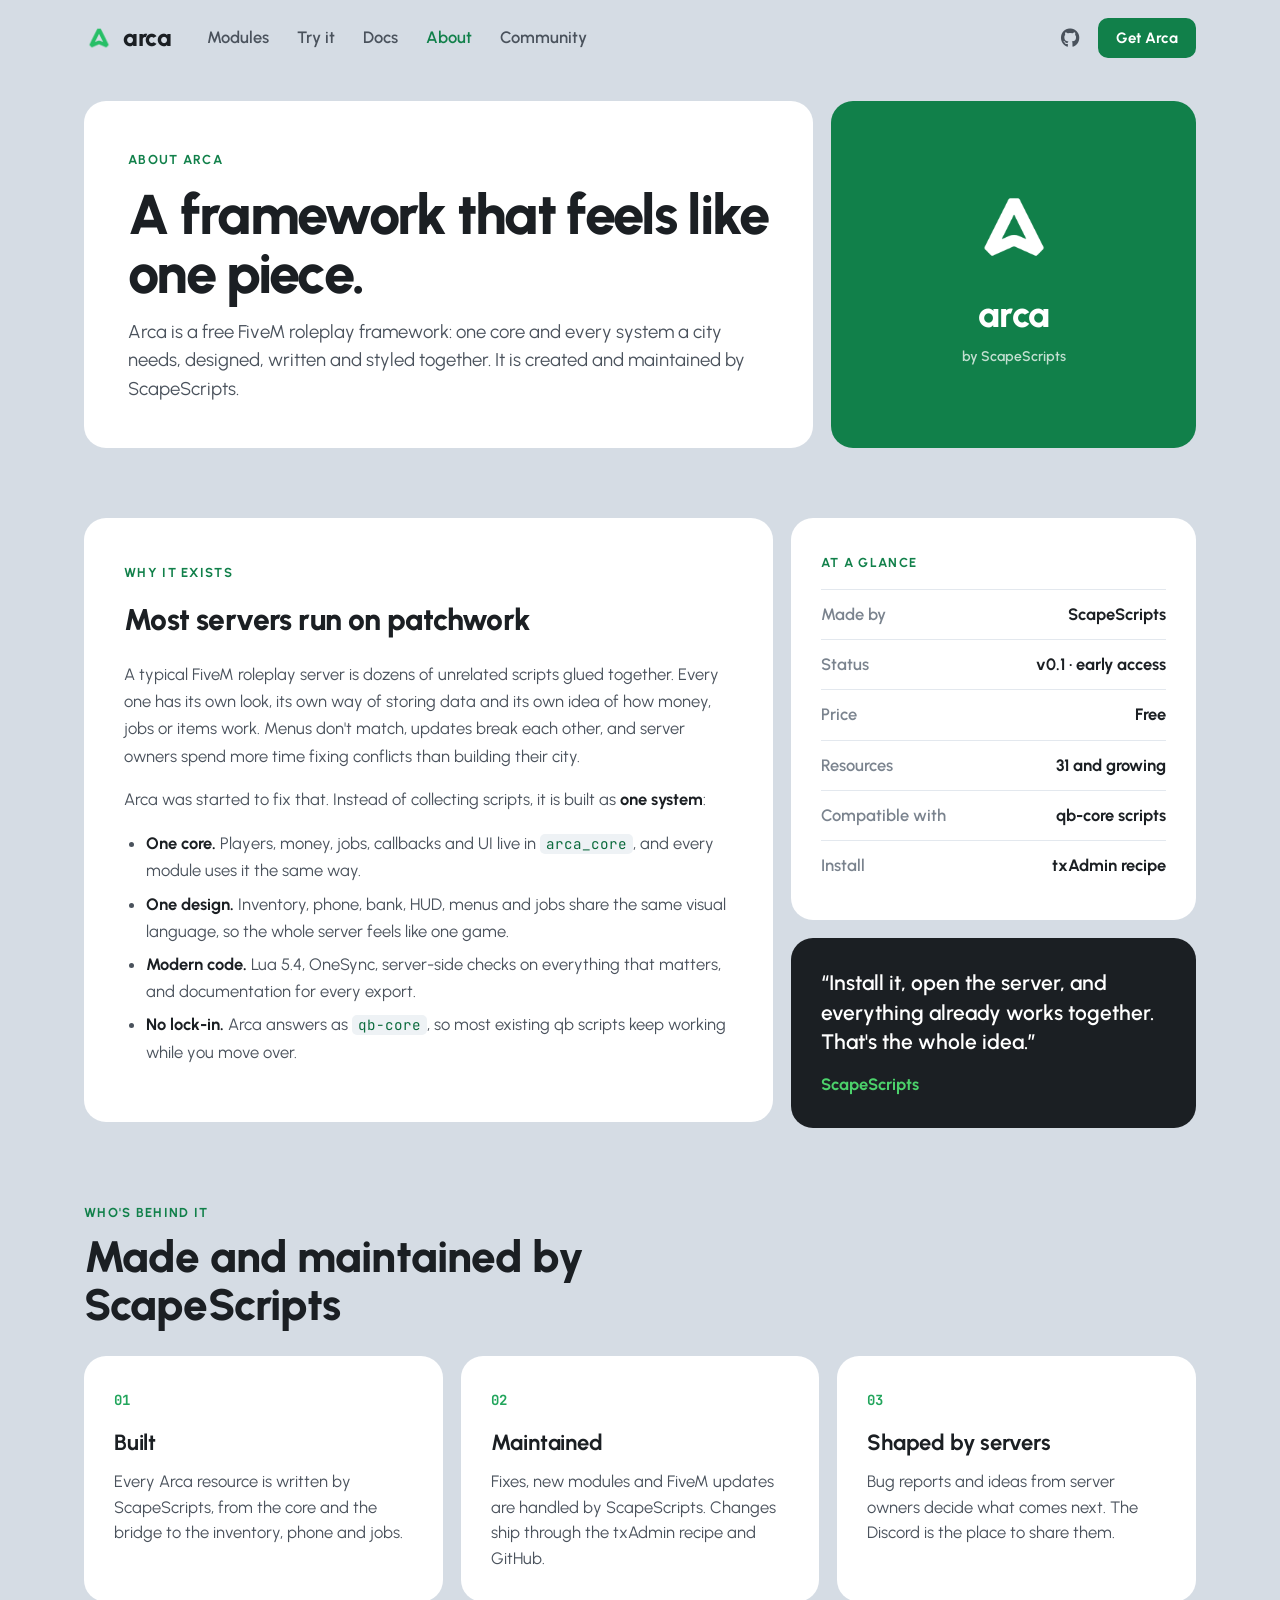
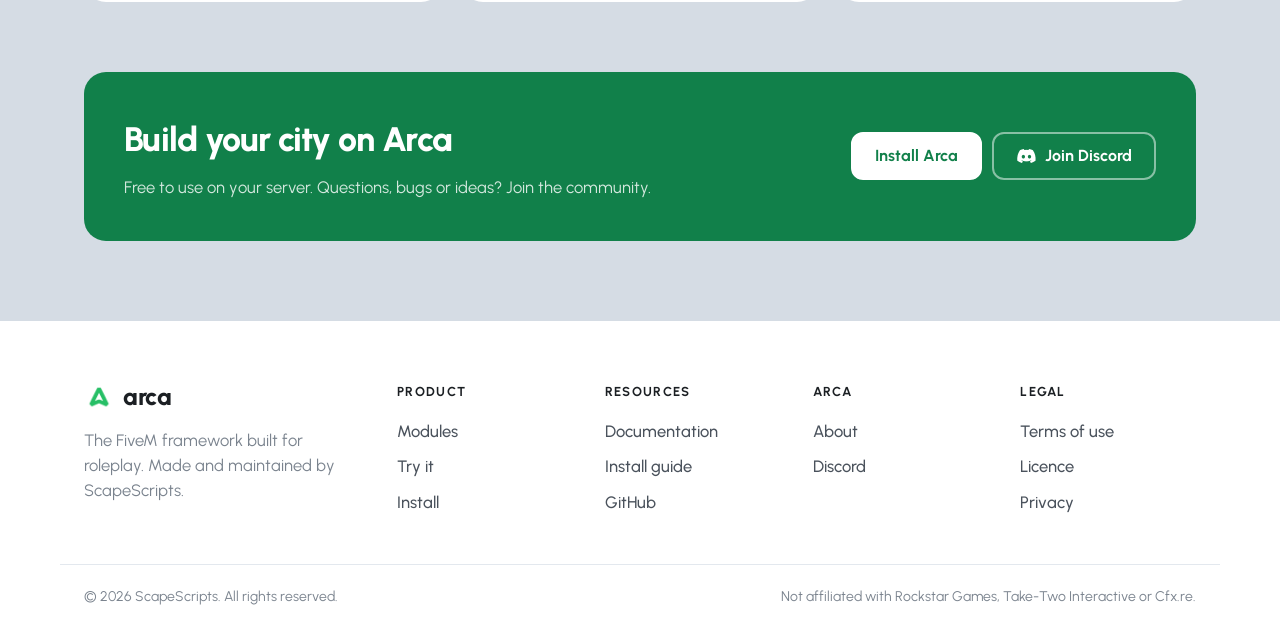
<file: about.html>
<!DOCTYPE html>
<html lang="en" data-theme="dark">
<head>
    <meta charset="UTF-8">
    <meta name="viewport" content="width=device-width, initial-scale=1">
    <title>About · Arca</title>
    <meta name="description" content="Who makes Arca, why it exists and how it is maintained.">
    <link rel="icon" href="assets/logo.png" type="image/png">
    <link rel="preconnect" href="https://fonts.googleapis.com">
    <link href="https://fonts.googleapis.com/css2?family=Urbanist:wght@400;500;600;700;800&family=JetBrains+Mono:wght@400;500;700&display=swap" rel="stylesheet">
    <link rel="stylesheet" href="https://cdnjs.cloudflare.com/ajax/libs/font-awesome/6.5.2/css/all.min.css">
    <link rel="stylesheet" href="assets/style.css">
    <link rel="stylesheet" href="assets/home.css">
</head>
<body class="arca-home page-about">

    <header class="bnav">
        <div class="wrap nav-row">
            <a href="index.html" class="bbrand"><img src="assets/logo.png" alt=""><span>arca</span></a>
            <nav>
                <a href="index.html#modules">Modules</a>
                <a href="index.html#playground">Try it</a>
                <a href="wiki.html">Docs</a>
                <a href="about.html" class="on">About</a>
                <a href="https://discord.gg/w3A3B4BBRz" target="_blank" rel="noopener">Community</a>
            </nav>
            <div class="nav-r">
                <a class="icon-link" href="https://github.com/Arca-Framework" target="_blank" rel="noopener" aria-label="GitHub"><i class="fa-brands fa-github"></i></a>
                <a href="index.html#get" class="bbtn sm">Get Arca</a>
            </div>
        </div>
    </header>

    <main class="wrap">
        <section class="page-hero">
            <div class="tile white">
                <span class="label">About Arca</span>
                <h1>A framework that feels like one piece.</h1>
                <p>Arca is a free FiveM roleplay framework: one core and every system a city needs, designed, written and styled together. It is created and maintained by ScapeScripts.</p>
            </div>
            <div class="tile green logo-tile">
                <img src="assets/logo.png" alt="">
                <b>arca</b>
                <small>by ScapeScripts</small>
            </div>
        </section>

        <section class="sec">
            <div class="prose-grid">
                <div class="tile white prose">
                    <span class="label">Why it exists</span>
                    <h2>Most servers run on patchwork</h2>
                    <p>A typical FiveM roleplay server is dozens of unrelated scripts glued together. Every one has its own look, its own way of storing data and its own idea of how money, jobs or items work. Menus don't match, updates break each other, and server owners spend more time fixing conflicts than building their city.</p>
                    <p>Arca was started to fix that. Instead of collecting scripts, it is built as <strong>one system</strong>:</p>
                    <ul>
                        <li><strong>One core.</strong> Players, money, jobs, callbacks and UI live in <code>arca_core</code>, and every module uses it the same way.</li>
                        <li><strong>One design.</strong> Inventory, phone, bank, HUD, menus and jobs share the same visual language, so the whole server feels like one game.</li>
                        <li><strong>Modern code.</strong> Lua 5.4, OneSync, server-side checks on everything that matters, and documentation for every export.</li>
                        <li><strong>No lock-in.</strong> Arca answers as <code>qb-core</code>, so most existing qb scripts keep working while you move over.</li>
                    </ul>
                </div>
                <div class="side-col">
                    <div class="tile white facts-tile">
                        <span class="label">At a glance</span>
                        <dl>
                            <div><dt>Made by</dt><dd>ScapeScripts</dd></div>
                            <div><dt>Status</dt><dd>v0.1 · early access</dd></div>
                            <div><dt>Price</dt><dd>Free</dd></div>
                            <div><dt>Resources</dt><dd>31 and growing</dd></div>
                            <div><dt>Compatible with</dt><dd>qb-core scripts</dd></div>
                            <div><dt>Install</dt><dd>txAdmin recipe</dd></div>
                        </dl>
                    </div>
                    <div class="tile dark quote">
                        <p>“Install it, open the server, and everything already works together. That's the whole idea.”</p>
                        <span>ScapeScripts</span>
                    </div>
                </div>
            </div>
        </section>

        <section class="sec">
            <div class="sec-head">
                <span class="label">Who's behind it</span>
                <h2>Made and maintained by ScapeScripts</h2>
            </div>
            <div class="three">
                <div class="tile white">
                    <span class="num">01</span>
                    <h3>Built</h3>
                    <p>Every Arca resource is written by ScapeScripts, from the core and the bridge to the inventory, phone and jobs.</p>
                </div>
                <div class="tile white">
                    <span class="num">02</span>
                    <h3>Maintained</h3>
                    <p>Fixes, new modules and FiveM updates are handled by ScapeScripts. Changes ship through the txAdmin recipe and GitHub.</p>
                </div>
                <div class="tile white">
                    <span class="num">03</span>
                    <h3>Shaped by servers</h3>
                    <p>Bug reports and ideas from server owners decide what comes next. The Discord is the place to share them.</p>
                </div>
            </div>
        </section>

        <section class="sec">
            <div class="cta-tile tile green">
                <div>
                    <h2>Build your city on Arca</h2>
                    <p>Free to use on your server. Questions, bugs or ideas? Join the community.</p>
                </div>
                <div class="cta-btns">
                    <a href="index.html#get" class="bbtn white">Install Arca</a>
                    <a href="https://discord.gg/w3A3B4BBRz" target="_blank" rel="noopener" class="bbtn ghost-w"><i class="fa-brands fa-discord"></i> Join Discord</a>
                </div>
            </div>
        </section>
    </main>

    <footer class="foot">
        <div class="wrap foot-grid">
            <div class="foot-brand">
                <a href="index.html" class="bbrand"><img src="assets/logo.png" alt=""><span>arca</span></a>
                <p>The FiveM framework built for roleplay. Made and maintained by ScapeScripts.</p>
            </div>
            <div><h4>Product</h4><a href="index.html#modules">Modules</a><a href="index.html#playground">Try it</a><a href="index.html#get">Install</a></div>
            <div><h4>Resources</h4><a href="wiki.html">Documentation</a><a href="wiki.html#installation">Install guide</a><a href="https://github.com/Arca-Framework" target="_blank" rel="noopener">GitHub</a></div>
            <div><h4>Arca</h4><a href="about.html">About</a><a href="https://discord.gg/w3A3B4BBRz" target="_blank" rel="noopener">Discord</a></div>
            <div><h4>Legal</h4><a href="legal.html#terms">Terms of use</a><a href="legal.html#licence">Licence</a><a href="legal.html#privacy">Privacy</a></div>
        </div>
        <div class="wrap foot-bottom">
            <span>© 2026 ScapeScripts. All rights reserved.</span>
            <span>Not affiliated with Rockstar Games, Take-Two Interactive or Cfx.re.</span>
        </div>
    </footer>

    <script src="assets/site.js"></script>
</body>
</html>
</file>
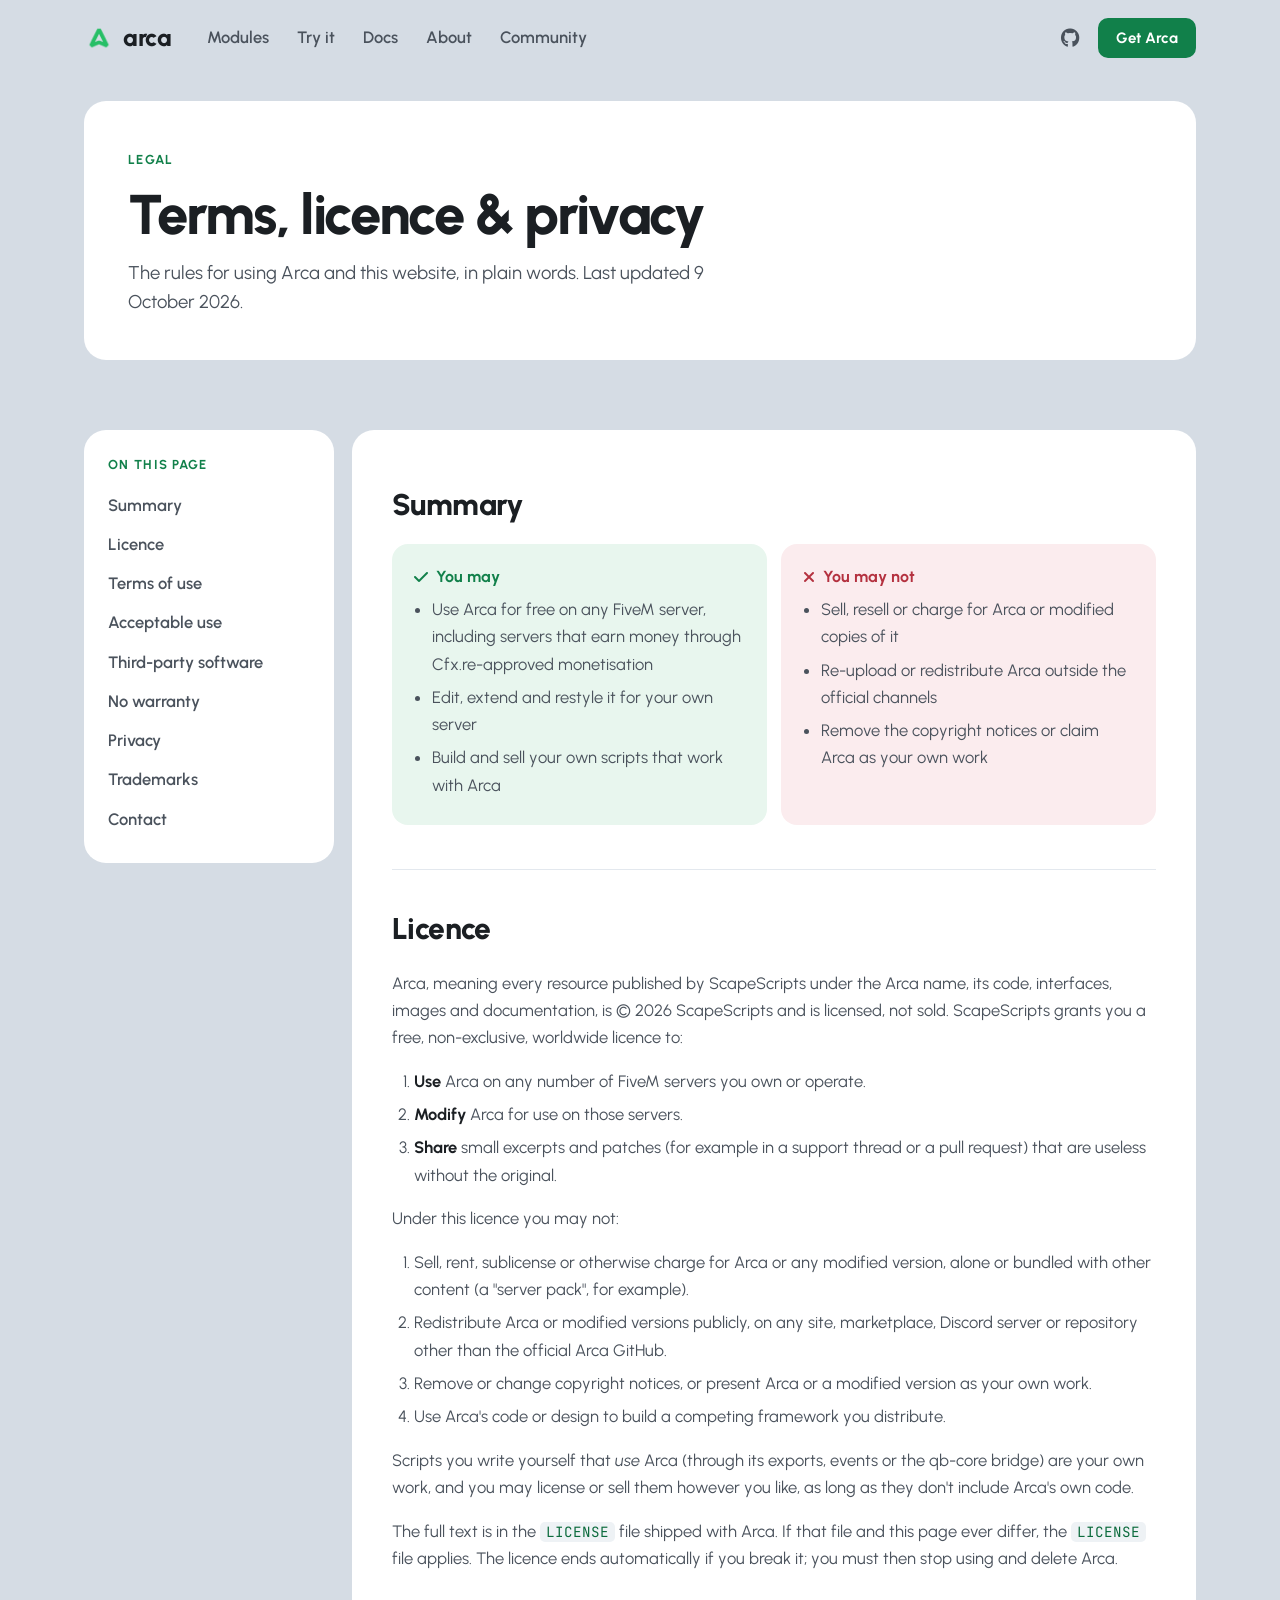
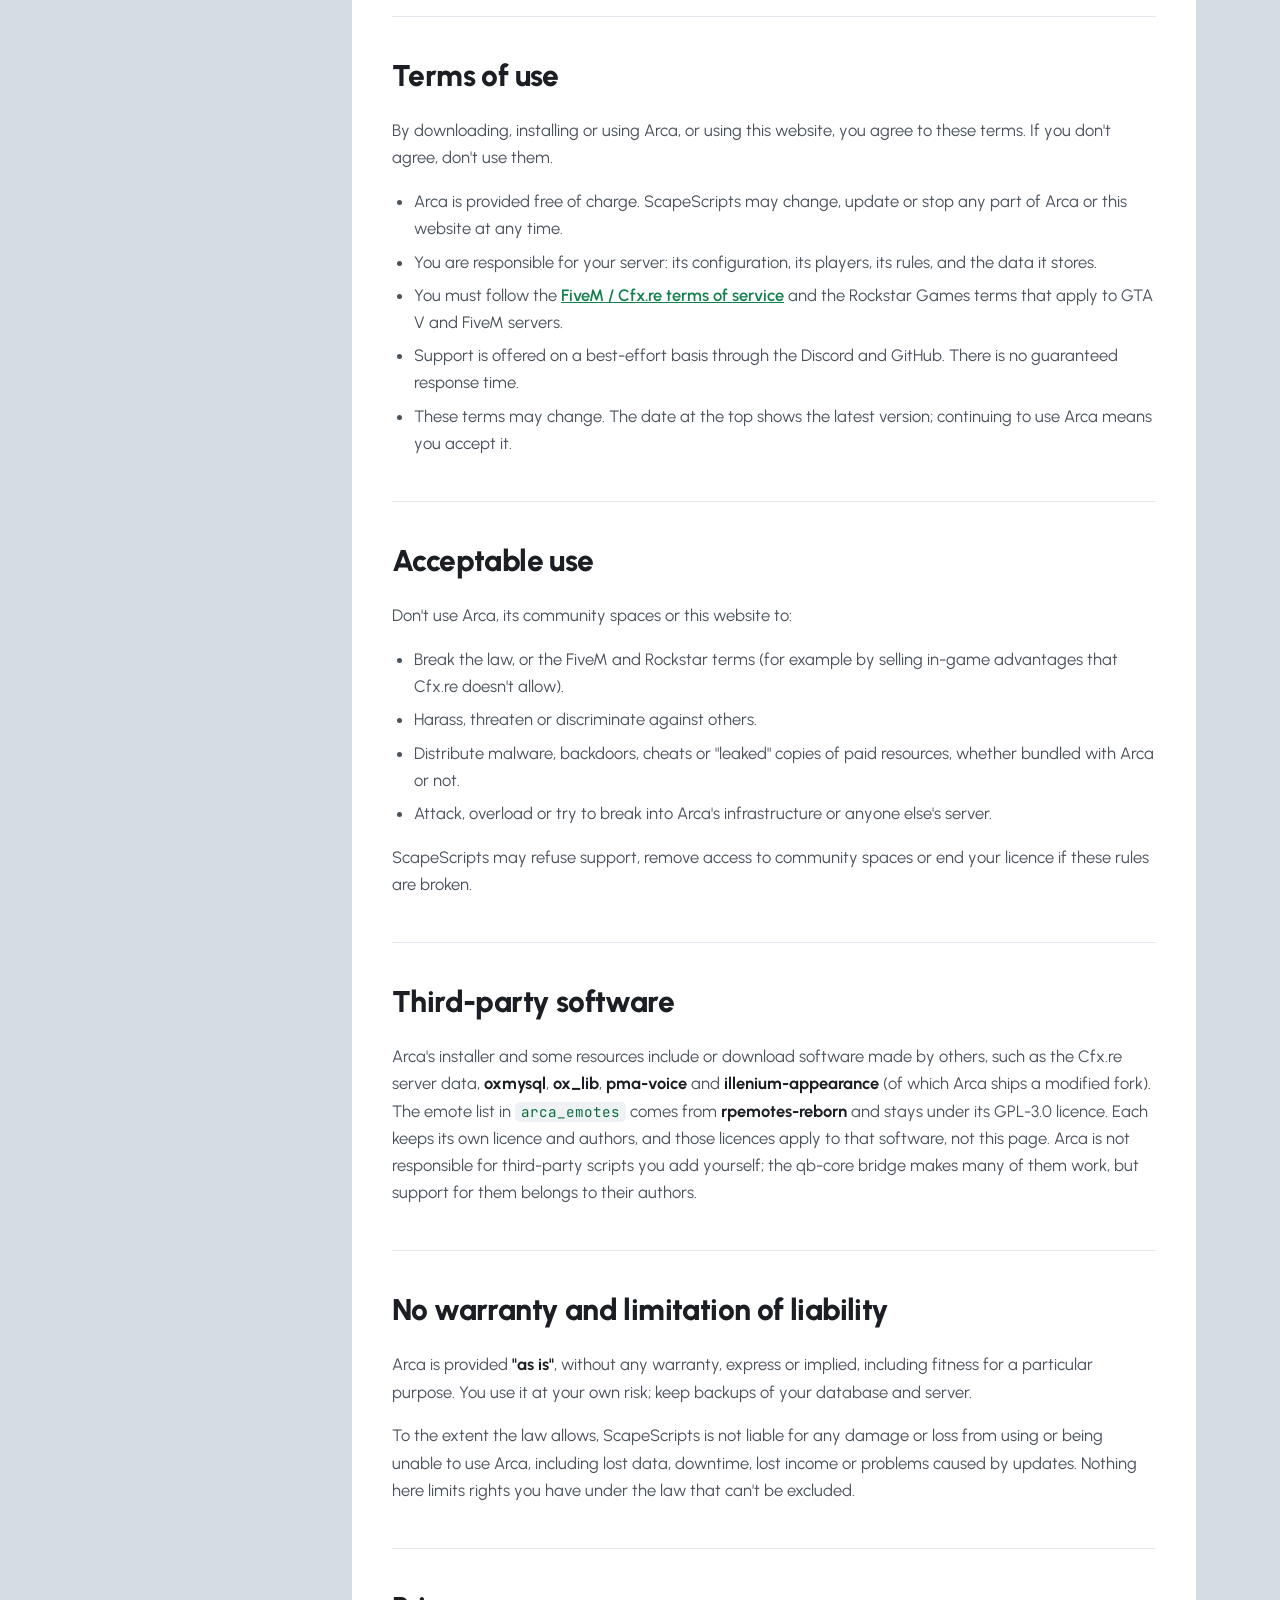
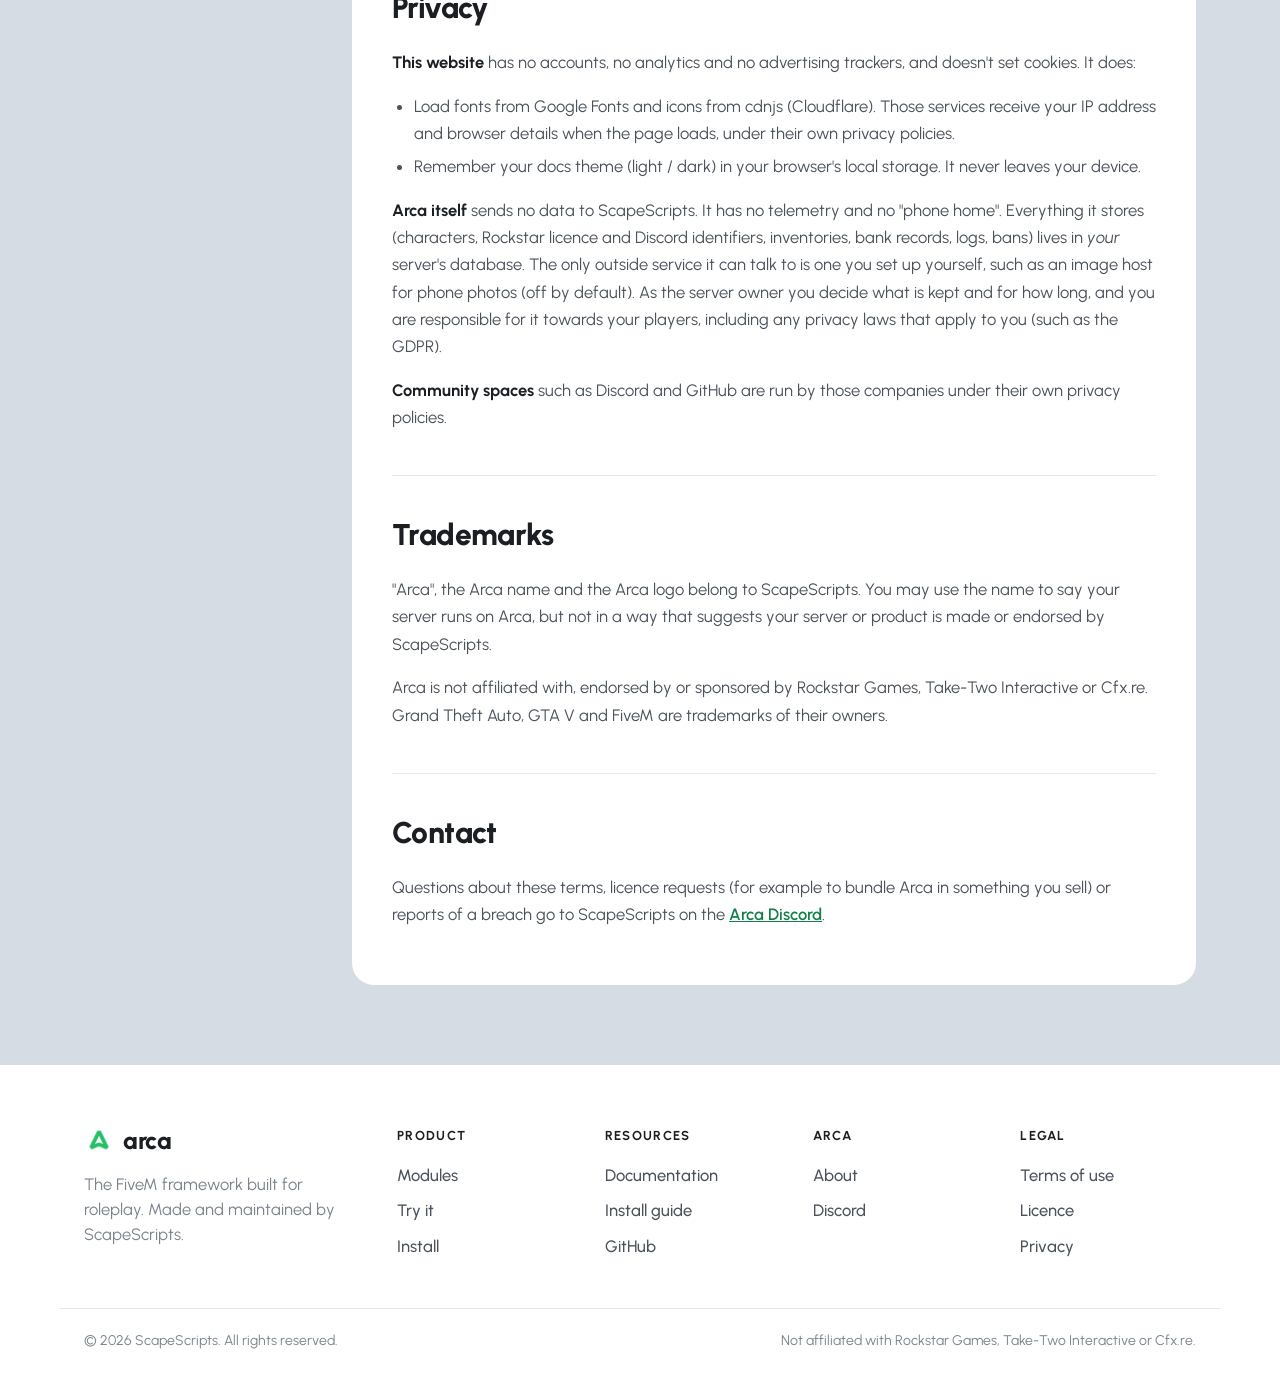
<file: legal.html>
<!DOCTYPE html>
<html lang="en" data-theme="dark">
<head>
    <meta charset="UTF-8">
    <meta name="viewport" content="width=device-width, initial-scale=1">
    <title>Terms, licence & privacy · Arca</title>
    <meta name="description" content="Arca terms of use, licence and privacy policy.">
    <link rel="icon" href="assets/logo.png" type="image/png">
    <link rel="preconnect" href="https://fonts.googleapis.com">
    <link href="https://fonts.googleapis.com/css2?family=Urbanist:wght@400;500;600;700;800&family=JetBrains+Mono:wght@400;500;700&display=swap" rel="stylesheet">
    <link rel="stylesheet" href="https://cdnjs.cloudflare.com/ajax/libs/font-awesome/6.5.2/css/all.min.css">
    <link rel="stylesheet" href="assets/style.css">
    <link rel="stylesheet" href="assets/home.css">
</head>
<body class="arca-home page-legal">

    <header class="bnav">
        <div class="wrap nav-row">
            <a href="index.html" class="bbrand"><img src="assets/logo.png" alt=""><span>arca</span></a>
            <nav>
                <a href="index.html#modules">Modules</a>
                <a href="index.html#playground">Try it</a>
                <a href="wiki.html">Docs</a>
                <a href="about.html">About</a>
                <a href="https://discord.gg/w3A3B4BBRz" target="_blank" rel="noopener">Community</a>
            </nav>
            <div class="nav-r">
                <a class="icon-link" href="https://github.com/Arca-Framework" target="_blank" rel="noopener" aria-label="GitHub"><i class="fa-brands fa-github"></i></a>
                <a href="index.html#get" class="bbtn sm">Get Arca</a>
            </div>
        </div>
    </header>

    <main class="wrap">
        <section class="page-hero single">
            <div class="tile white">
                <span class="label">Legal</span>
                <h1>Terms, licence &amp; privacy</h1>
                <p>The rules for using Arca and this website, in plain words. Last updated 9 October 2026.</p>
            </div>
        </section>

        <section class="sec legal">
            <aside class="toc tile white">
                <span class="label">On this page</span>
                <a href="#summary">Summary</a>
                <a href="#licence">Licence</a>
                <a href="#terms">Terms of use</a>
                <a href="#acceptable-use">Acceptable use</a>
                <a href="#third-party">Third-party software</a>
                <a href="#warranty">No warranty</a>
                <a href="#privacy">Privacy</a>
                <a href="#trademarks">Trademarks</a>
                <a href="#contact">Contact</a>
            </aside>

            <article class="tile white prose">
                <h2 id="summary">Summary</h2>
                <div class="summary">
                    <div class="yes"><h4><i class="fa-solid fa-check"></i> You may</h4>
                        <ul><li>Use Arca for free on any FiveM server, including servers that earn money through Cfx.re-approved monetisation</li><li>Edit, extend and restyle it for your own server</li><li>Build and sell your own scripts that work with Arca</li></ul></div>
                    <div class="no"><h4><i class="fa-solid fa-xmark"></i> You may not</h4>
                        <ul><li>Sell, resell or charge for Arca or modified copies of it</li><li>Re-upload or redistribute Arca outside the official channels</li><li>Remove the copyright notices or claim Arca as your own work</li></ul></div>
                </div>

                <h2 id="licence">Licence</h2>
                <p>Arca, meaning every resource published by ScapeScripts under the Arca name, its code, interfaces, images and documentation, is © 2026 ScapeScripts and is licensed, not sold. ScapeScripts grants you a free, non-exclusive, worldwide licence to:</p>
                <ol>
                    <li><strong>Use</strong> Arca on any number of FiveM servers you own or operate.</li>
                    <li><strong>Modify</strong> Arca for use on those servers.</li>
                    <li><strong>Share</strong> small excerpts and patches (for example in a support thread or a pull request) that are useless without the original.</li>
                </ol>
                <p>Under this licence you may not:</p>
                <ol>
                    <li>Sell, rent, sublicense or otherwise charge for Arca or any modified version, alone or bundled with other content (a "server pack", for example).</li>
                    <li>Redistribute Arca or modified versions publicly, on any site, marketplace, Discord server or repository other than the official Arca GitHub.</li>
                    <li>Remove or change copyright notices, or present Arca or a modified version as your own work.</li>
                    <li>Use Arca's code or design to build a competing framework you distribute.</li>
                </ol>
                <p>Scripts you write yourself that <em>use</em> Arca (through its exports, events or the qb-core bridge) are your own work, and you may license or sell them however you like, as long as they don't include Arca's own code.</p>
                <p>The full text is in the <code>LICENSE</code> file shipped with Arca. If that file and this page ever differ, the <code>LICENSE</code> file applies. The licence ends automatically if you break it; you must then stop using and delete Arca.</p>

                <h2 id="terms">Terms of use</h2>
                <p>By downloading, installing or using Arca, or using this website, you agree to these terms. If you don't agree, don't use them.</p>
                <ul>
                    <li>Arca is provided free of charge. ScapeScripts may change, update or stop any part of Arca or this website at any time.</li>
                    <li>You are responsible for your server: its configuration, its players, its rules, and the data it stores.</li>
                    <li>You must follow the <a href="https://fivem.net/terms" target="_blank" rel="noopener">FiveM / Cfx.re terms of service</a> and the Rockstar Games terms that apply to GTA V and FiveM servers.</li>
                    <li>Support is offered on a best-effort basis through the Discord and GitHub. There is no guaranteed response time.</li>
                    <li>These terms may change. The date at the top shows the latest version; continuing to use Arca means you accept it.</li>
                </ul>

                <h2 id="acceptable-use">Acceptable use</h2>
                <p>Don't use Arca, its community spaces or this website to:</p>
                <ul>
                    <li>Break the law, or the FiveM and Rockstar terms (for example by selling in-game advantages that Cfx.re doesn't allow).</li>
                    <li>Harass, threaten or discriminate against others.</li>
                    <li>Distribute malware, backdoors, cheats or "leaked" copies of paid resources, whether bundled with Arca or not.</li>
                    <li>Attack, overload or try to break into Arca's infrastructure or anyone else's server.</li>
                </ul>
                <p>ScapeScripts may refuse support, remove access to community spaces or end your licence if these rules are broken.</p>

                <h2 id="third-party">Third-party software</h2>
                <p>Arca's installer and some resources include or download software made by others, such as the Cfx.re server data, <strong>oxmysql</strong>, <strong>ox_lib</strong>, <strong>pma-voice</strong> and <strong>illenium-appearance</strong> (of which Arca ships a modified fork). The emote list in <code>arca_emotes</code> comes from <strong>rpemotes-reborn</strong> and stays under its GPL-3.0 licence. Each keeps its own licence and authors, and those licences apply to that software, not this page. Arca is not responsible for third-party scripts you add yourself; the qb-core bridge makes many of them work, but support for them belongs to their authors.</p>

                <h2 id="warranty">No warranty and limitation of liability</h2>
                <p>Arca is provided <strong>"as is"</strong>, without any warranty, express or implied, including fitness for a particular purpose. You use it at your own risk; keep backups of your database and server.</p>
                <p>To the extent the law allows, ScapeScripts is not liable for any damage or loss from using or being unable to use Arca, including lost data, downtime, lost income or problems caused by updates. Nothing here limits rights you have under the law that can't be excluded.</p>

                <h2 id="privacy">Privacy</h2>
                <p><strong>This website</strong> has no accounts, no analytics and no advertising trackers, and doesn't set cookies. It does:</p>
                <ul>
                    <li>Load fonts from Google Fonts and icons from cdnjs (Cloudflare). Those services receive your IP address and browser details when the page loads, under their own privacy policies.</li>
                    <li>Remember your docs theme (light / dark) in your browser's local storage. It never leaves your device.</li>
                </ul>
                <p><strong>Arca itself</strong> sends no data to ScapeScripts. It has no telemetry and no "phone home". Everything it stores (characters, Rockstar licence and Discord identifiers, inventories, bank records, logs, bans) lives in <em>your</em> server's database. The only outside service it can talk to is one you set up yourself, such as an image host for phone photos (off by default). As the server owner you decide what is kept and for how long, and you are responsible for it towards your players, including any privacy laws that apply to you (such as the GDPR).</p>
                <p><strong>Community spaces</strong> such as Discord and GitHub are run by those companies under their own privacy policies.</p>

                <h2 id="trademarks">Trademarks</h2>
                <p>"Arca", the Arca name and the Arca logo belong to ScapeScripts. You may use the name to say your server runs on Arca, but not in a way that suggests your server or product is made or endorsed by ScapeScripts.</p>
                <p>Arca is not affiliated with, endorsed by or sponsored by Rockstar Games, Take-Two Interactive or Cfx.re. Grand Theft Auto, GTA V and FiveM are trademarks of their owners.</p>

                <h2 id="contact">Contact</h2>
                <p>Questions about these terms, licence requests (for example to bundle Arca in something you sell) or reports of a breach go to ScapeScripts on the <a href="https://discord.gg/w3A3B4BBRz" target="_blank" rel="noopener">Arca Discord</a>.</p>
            </article>
        </section>
    </main>

    <footer class="foot">
        <div class="wrap foot-grid">
            <div class="foot-brand">
                <a href="index.html" class="bbrand"><img src="assets/logo.png" alt=""><span>arca</span></a>
                <p>The FiveM framework built for roleplay. Made and maintained by ScapeScripts.</p>
            </div>
            <div><h4>Product</h4><a href="index.html#modules">Modules</a><a href="index.html#playground">Try it</a><a href="index.html#get">Install</a></div>
            <div><h4>Resources</h4><a href="wiki.html">Documentation</a><a href="wiki.html#installation">Install guide</a><a href="https://github.com/Arca-Framework" target="_blank" rel="noopener">GitHub</a></div>
            <div><h4>Arca</h4><a href="about.html">About</a><a href="https://discord.gg/w3A3B4BBRz" target="_blank" rel="noopener">Discord</a></div>
            <div><h4>Legal</h4><a href="legal.html#terms">Terms of use</a><a href="legal.html#licence">Licence</a><a href="legal.html#privacy">Privacy</a></div>
        </div>
        <div class="wrap foot-bottom">
            <span>© 2026 ScapeScripts. All rights reserved.</span>
            <span>Not affiliated with Rockstar Games, Take-Two Interactive or Cfx.re.</span>
        </div>
    </footer>

    <script src="assets/site.js"></script>
</body>
</html>
</file>
<file: assets/style.css>
/* Shared tokens + base styles for the Arca site */
:root {
    --bg: #0b0c10;
    --bg-soft: #111318;
    --surface: #15171d;
    --surface-2: #1b1e26;
    --border: #23262f;
    --border-strong: #2f3340;
    --text: #e9e9ef;
    --text-soft: #b6b8c3;
    --muted: #80838f;
    --accent: #00ff6a;
    --accent-2: #00d9a3;
    --accent-soft: rgba(0, 255, 106, 0.12);
    --on-accent: #03140a;
    --code-bg: #0f1116;
    --info-bg: rgba(76, 141, 255, 0.12);
    --info-border: #3a6fd1;
    --warn-bg: rgba(255, 181, 71, 0.12);
    --warn-border: #c98a2a;
    --danger-bg: rgba(255, 84, 104, 0.13);
    --danger-border: #c6404f;
    --tip-bg: rgba(62, 207, 114, 0.11);
    --tip-border: #2c9c56;
    --radius: 10px;
    --font: 'Inter', system-ui, -apple-system, 'Segoe UI', Roboto, sans-serif;
    --mono: 'JetBrains Mono', ui-monospace, Consolas, monospace;
    color-scheme: dark;
}

:root[data-theme="light"] {
    --bg: #ffffff;
    --bg-soft: #f7f7fa;
    --surface: #f4f4f7;
    --surface-2: #ececf2;
    --border: #e4e4ea;
    --border-strong: #d4d4dd;
    --text: #15161b;
    --text-soft: #3e4150;
    --muted: #6b6e7b;
    --accent: #00a845;
    --accent-2: #00957a;
    --accent-soft: rgba(0, 168, 69, 0.1);
    --on-accent: #ffffff;
    --code-bg: #f6f6f9;
    color-scheme: light;
}

* { box-sizing: border-box; }
html { scroll-behavior: smooth; }
body {
    margin: 0;
    background: var(--bg);
    color: var(--text);
    font-family: var(--font);
    font-size: 16px;
    line-height: 1.65;
    -webkit-font-smoothing: antialiased;
}
a { color: inherit; }
img, svg { display: block; max-width: 100%; }
button { font: inherit; color: inherit; background: none; border: 0; cursor: pointer; }
code, pre, kbd { font-family: var(--mono); }

.gradient-text {
    background: linear-gradient(120deg, var(--accent), var(--accent-2));
    -webkit-background-clip: text;
    background-clip: text;
    color: transparent;
}

.btn {
    display: inline-flex; align-items: center; gap: 8px;
    padding: 11px 20px; border-radius: 9px;
    font-weight: 600; font-size: 15px; text-decoration: none;
    transition: transform .12s, background .12s, border-color .12s;
}
.btn:hover { transform: translateY(-1px); }
.btn-primary { background: linear-gradient(120deg, var(--accent), var(--accent-2)); color: var(--on-accent); }
.btn-ghost { border: 1px solid var(--border-strong); background: var(--surface); }
.btn-ghost:hover { border-color: var(--accent); }

.icon-btn {
    display: inline-flex; align-items: center; justify-content: center;
    width: 36px; height: 36px; border-radius: 8px; color: var(--text-soft);
}
.icon-btn:hover { background: var(--surface-2); color: var(--text); }
.icon-btn svg { width: 18px; height: 18px; }

/* theme toggle icon swap */
.theme-toggle .sun { display: none; }
:root[data-theme="light"] .theme-toggle .sun { display: block; }
:root[data-theme="light"] .theme-toggle .moon { display: none; }

kbd {
    display: inline-block; padding: 1px 6px; font-size: 12px;
    border: 1px solid var(--border-strong); border-bottom-width: 2px; border-radius: 5px;
    background: var(--surface); color: var(--text-soft);
}

::selection { background: var(--accent-soft); }
</file>
<file: assets/home.css>
/* Home page: light, plain, bento cards. Deep green + Arca green, Urbanist.
   The in-game playground keeps its own dark look (playground.css). */
.arca-home {
    --bg: #d5dce4;
    --white: #ffffff;
    --ink: #1b1f23;
    --ink-soft: #4a525c;
    --muted: #7a838e;
    --line: #e3e8ee;
    --deep: #11804a;
    --deep-2: #0c6b3d;
    --mid: #22a55c;
    --bright: #4cd26b;
    /* tokens used by style.css / playground.css */
    --text: var(--ink);
    --text-soft: var(--ink-soft);
    --surface: var(--white);
    --surface-2: #eef2f5;
    --border: var(--line);
    --border-strong: #cfd6de;
    --accent: var(--deep);
    --on-accent: #ffffff;
    --font: 'Urbanist', system-ui, sans-serif;
    color-scheme: light;
    background: var(--bg);
    color: var(--ink);
    font-family: var(--font);
    font-size: 16.5px;
    overflow-x: hidden;
}
.wrap { max-width: 1160px; margin: 0 auto; padding: 0 24px; }
.mono { font-family: var(--mono); }
.muted { color: var(--muted); }
.center { text-align: center; }
.arca-home code { font-size: .86em; padding: 1px 6px; border-radius: 5px; background: #eef2f5; color: var(--deep-2); }
h1, h2, h3 { font-weight: 700; letter-spacing: -.01em; }

/* ================= building blocks ================= */
.tile { border-radius: 22px; padding: 30px; background: var(--white); }
.tile.green { background: var(--deep); color: #fff; }
.tile.green p { color: rgba(255, 255, 255, .82); }
.tile.dark { background: var(--ink); color: #fff; }
.tile.light { background: var(--bright); color: #0b2a17; }
.label { display: inline-block; font-size: 13px; font-weight: 700; letter-spacing: .1em; text-transform: uppercase; color: var(--deep); }
.tile.green .label { color: #bff3cf; }

.bbtn {
    display: inline-flex; align-items: center; gap: 9px; height: 48px; padding: 0 22px; border-radius: 12px;
    background: var(--deep); color: #fff; font-weight: 700; font-size: 16px; text-decoration: none; border: 2px solid var(--deep);
}
.bbtn:hover { background: var(--deep-2); border-color: var(--deep-2); }
.bbtn.line { background: transparent; color: var(--ink); border-color: var(--border-strong); }
.bbtn.line:hover { border-color: var(--ink); }
.bbtn.white { background: #fff; color: var(--deep); border-color: #fff; }
.bbtn.white:hover { background: #eafaef; }
.bbtn.sm { height: 40px; padding: 0 16px; font-size: 15px; border-radius: 10px; }
.text-link { color: var(--deep); font-weight: 700; text-decoration: none; }
.text-link:hover { text-decoration: underline; }

/* ================= nav ================= */
.bnav { position: sticky; top: 0; z-index: 50; background: rgba(213, 220, 228, .96); border-bottom: 1px solid transparent; }
.bnav.solid { border-color: #c4ccd5; }
.nav-row { display: flex; align-items: center; gap: 36px; height: 76px; }
.bbrand { display: flex; align-items: center; gap: 9px; text-decoration: none; color: var(--ink); font-weight: 800; font-size: 24px; letter-spacing: -.02em; }
.bbrand img { width: 30px; height: 30px; filter: saturate(.75) brightness(.8); }
.bnav nav { display: flex; gap: 28px; }
.bnav nav a { color: var(--ink-soft); text-decoration: none; font-weight: 600; }
.bnav nav a:hover { color: var(--ink); }
.nav-r { margin-left: auto; display: flex; align-items: center; gap: 8px; }
.icon-link { width: 40px; height: 40px; display: grid; place-items: center; border-radius: 10px; color: var(--ink-soft); font-size: 19px; text-decoration: none; }
.icon-link:hover { background: var(--white); color: var(--ink); }

/* ================= hero bento ================= */
.bento { display: grid; grid-template-columns: 1.7fr 1fr 1fr; grid-template-rows: auto auto; gap: 18px; padding-top: 24px; }
.hero-tile { grid-row: span 2; padding: 44px; display: flex; flex-direction: column; }
.hero-tile h1 { margin: 16px 0 16px; font-size: clamp(44px, 5vw, 62px); line-height: 1.02; letter-spacing: -.03em; font-weight: 800; }
.hero-tile p { margin: 0; color: var(--ink-soft); font-size: 18.5px; line-height: 1.55; max-width: 470px; }
.hero-cta { display: flex; flex-wrap: wrap; gap: 10px; margin-top: auto; padding-top: 34px; }

.logo-tile { display: flex; flex-direction: column; align-items: center; justify-content: center; text-align: center; min-height: 250px; }
.logo-tile img { width: 92px; height: 92px; filter: brightness(0) invert(1); }
.logo-tile b { margin-top: 12px; font-size: 36px; font-weight: 800; letter-spacing: -.02em; }
.logo-tile small { font-size: 14px; color: rgba(255, 255, 255, .75); font-weight: 600; }

/* ticket, like a printed voucher */
.ticket { padding: 0; background: none; display: flex; flex-direction: column; }
.ticket-top, .ticket-bottom { background: var(--white); }
.ticket-top { padding: 26px 26px 20px; border-radius: 22px 22px 14px 14px; flex: 1; }
.ticket-top p { margin: 10px 0 0; font-size: 17px; font-weight: 600; line-height: 1.4; }
.ticket-bottom { position: relative; padding: 18px 26px 22px; border-radius: 14px 14px 22px 22px; border-top: 2px dashed #c9d1da; margin-top: -1px; }
.ticket-bottom code { display: block; background: none; padding: 0; color: var(--ink-soft); font-size: 12px; word-break: break-all; line-height: 1.5; }
.ticket-bottom button { margin-top: 12px; font: 700 14px var(--font); color: var(--deep); }
.ticket-bottom button:hover { text-decoration: underline; }

.stat { display: flex; flex-direction: column; justify-content: flex-end; min-height: 150px; }
.stat b { font-size: 40px; line-height: 1; font-weight: 800; letter-spacing: -.02em; color: var(--deep); }
.stat span { margin-top: 6px; font-weight: 600; color: var(--muted); }
.stat.light b, .stat.light span { color: #0b2a17; }
.stat.dark b { color: var(--bright); }
.stat.dark span { color: #aab3bd; }


/* ================= sections ================= */
.sec { padding-top: 70px; }
.sec-head { max-width: 640px; margin-bottom: 26px; }
.sec-head h2 { margin: 8px 0 8px; font-size: clamp(32px, 3.8vw, 44px); line-height: 1.1; letter-spacing: -.02em; font-weight: 800; }
.sec-head p { margin: 0; color: var(--ink-soft); font-size: 18px; }

.three { display: grid; grid-template-columns: repeat(3, 1fr); gap: 18px; }
.three .num { font: 700 14px var(--mono); color: var(--mid); }
.three h3 { margin: 12px 0 8px; font-size: 22px; }
.three p { margin: 0; color: var(--ink-soft); line-height: 1.55; }

/* ================= modules: plain list ================= */
.modlist { padding: 10px 14px; display: grid; grid-template-columns: 1fr 1fr; column-gap: 28px; }
.modlist > a, .modlist > div { display: grid; grid-template-columns: 34px 120px 1fr auto; align-items: center; gap: 10px; padding: 14px 10px; border-bottom: 1px solid var(--line); text-decoration: none; color: var(--ink); }
.modlist > :nth-last-child(-n+2) { border-bottom: 0; }
.modlist > a:hover b { color: var(--deep); }
.modlist i { color: var(--deep); font-size: 16px; text-align: center; }
.modlist b { font-weight: 700; }
.modlist span { color: var(--muted); font-size: 15px; line-height: 1.35; }
.modlist code { background: none; padding: 0; font-size: 11.5px; color: #9aa3ad; }
.modlist .soon { opacity: .5; }

/* ================= playground ================= */
#playground .sec-head { margin-bottom: 20px; }
.pg-tabs { justify-content: flex-start !important; }
.pg-tab { font-family: var(--font) !important; font-size: 15px !important; }
.pg-tab.active { box-shadow: none !important; }
.glass { border: 0; }
.screen { position: relative; height: 540px; border-radius: 22px; overflow: hidden; }
.screen-bg {
    position: absolute; inset: 0;
    /* drop a FiveM screenshot in assets/showcase-bg.jpg to replace the illustration */
    background: linear-gradient(180deg, rgba(5, 7, 10, .2), rgba(5, 7, 10, .55)), url('showcase-bg.jpg') center / cover no-repeat, url('hero-city.svg') center 70% / cover no-repeat, #05070d;
}
.pane-caption {
    position: absolute; left: 50%; bottom: 18px; transform: translateX(-50%); white-space: nowrap;
    padding: 7px 16px; border-radius: 999px; font-size: 13px; color: #cfd2da; background: rgba(5, 8, 10, .8);
}
.pane-caption code { color: #4cd26b; background: none; padding: 0; }
.pane-caption kbd { background: rgba(255, 255, 255, .08); color: #e9e9ef; border-color: rgba(255, 255, 255, .2); }

/* ================= code ================= */
.split { display: grid; grid-template-columns: 1fr 1.6fr; gap: 18px; }
.split .tile.green { display: flex; flex-direction: column; padding: 36px; }
.split h2 { margin: 12px 0 12px; font-size: 42px; line-height: 1.05; letter-spacing: -.02em; font-weight: 800; }
.split p { margin: 0 0 26px; line-height: 1.55; }
.split .bbtn { margin-top: auto; align-self: flex-start; }
.codebox { border-radius: 22px; overflow: hidden; background: #15191d; }
.code-tabs { display: flex; gap: 2px; padding: 10px 10px 0; background: #1d2227; }
.code-tabs button { padding: 9px 15px; font-size: 13px; color: #8a939d; border-radius: 9px 9px 0 0; }
.code-tabs button:hover { color: #e6e9ec; }
.code-tabs button.on { color: #e6e9ec; background: #15191d; }
.code-pane { display: none; margin: 0; padding: 26px 28px; font-size: 14px; line-height: 1.75; color: #d6dbe1; overflow-x: auto; }
.code-pane.on { display: block; }
.code-pane .k { color: #ff8fb9; }
.code-pane .f { color: #5fe07e; }
.code-pane .s { color: #ffd38a; }
.code-pane .c { color: #66707a; }
.code-pane .n { color: #94baff; }

/* ================= install ================= */
.steps { list-style: none; padding: 0; margin: 0 0 22px; display: grid; grid-template-columns: repeat(4, 1fr); gap: 18px; }
.steps li { padding: 26px; }
.steps b { font: 800 34px var(--font); color: var(--deep); }
.steps .green b { color: #fff; }
.steps h3 { margin: 10px 0 4px; font-size: 20px; }
.steps p { margin: 0; color: var(--ink-soft); line-height: 1.5; }
.steps .green p { color: rgba(255, 255, 255, .82); }


#copied { position: fixed; left: 50%; bottom: 28px; transform: translate(-50%, 16px); z-index: 120; padding: 11px 18px; border-radius: 12px; background: var(--ink); color: #fff; font: 700 14px var(--font); opacity: 0; pointer-events: none; transition: all .2s; }
#copied.on { opacity: 1; transform: translate(-50%, 0); }

/* ================= responsive ================= */
@media (max-width: 1000px) {
    .bnav nav { display: none; }
    .bento { grid-template-columns: 1fr 1fr; }
    .hero-tile { grid-column: span 2; grid-row: auto; }
    .bento .stat:nth-of-type(4) { grid-column: auto; }
    .modlist { grid-template-columns: 1fr; }
    .modlist > :nth-last-child(2) { border-bottom: 1px solid var(--line); }
    .split, .three { grid-template-columns: 1fr; }
    .steps { grid-template-columns: 1fr 1fr; }
}
@media (max-width: 640px) {
    .wrap { padding: 0 14px; }
    .bento { grid-template-columns: 1fr; gap: 14px; }
    .hero-tile { grid-column: auto; padding: 30px 24px; }
    .hero-tile h1 { font-size: 42px; }
    .modlist > a, .modlist > div { grid-template-columns: 28px 1fr; }
    .modlist span { grid-column: 2; }
    .modlist code { display: none; }
    .steps { grid-template-columns: 1fr; }
    .screen { height: 480px; }
    .pane-caption { white-space: normal; text-align: center; width: calc(100% - 32px); }
    .foot-row { flex-wrap: wrap; height: auto; padding: 24px 14px; }
    .foot nav { margin-left: 0; }
}

/* ================= install dialog ================= */
.imodal { position: fixed; inset: 0; z-index: 100; display: grid; place-items: center; padding: 20px; background: rgba(27, 31, 35, .45); }
.imodal[hidden] { display: none; }
.ibox { position: relative; width: 100%; max-width: 620px; max-height: calc(100vh - 40px); overflow-y: auto; padding: 36px; border-radius: 24px; background: var(--white); box-shadow: 0 30px 80px rgba(20, 30, 40, .3); }
.ibox h2 { margin: 6px 0 6px; font-size: 32px; font-weight: 800; letter-spacing: -.02em; }
.isub { margin: 0 0 22px; color: var(--ink-soft); }
.ix { position: absolute; top: 18px; right: 18px; width: 38px; height: 38px; border-radius: 10px; color: var(--muted); font-size: 18px; }
.ix:hover { background: #eef2f5; color: var(--ink); }
.isteps { list-style: none; margin: 0; padding: 0; display: flex; flex-direction: column; }
.isteps li { display: flex; gap: 16px; padding: 16px 0; border-top: 1px solid var(--line); }
.isteps li > b { flex: none; width: 34px; height: 34px; display: grid; place-items: center; border-radius: 10px; background: #e6f4ec; color: var(--deep); font-weight: 800; }
.isteps h3 { margin: 4px 0 2px; font-size: 18px; }
.isteps p { margin: 0; color: var(--ink-soft); line-height: 1.5; }
.isteps a { color: var(--deep); font-weight: 600; }
.irecipe { display: flex; align-items: center; gap: 10px; margin-top: 10px; padding: 8px 8px 8px 14px; border-radius: 12px; background: #eef2f5; border: 2px dashed #c9d1da; }
.irecipe code { flex: 1; min-width: 0; background: none; padding: 0; font-size: 12px; color: var(--ink-soft); word-break: break-all; }
.irecipe button { flex: none; height: 34px; padding: 0 12px; border-radius: 9px; background: var(--deep); color: #fff; font: 700 14px var(--font); }
.ifoot { display: flex; justify-content: flex-end; flex-wrap: wrap; gap: 10px; margin-top: 18px; padding-top: 20px; border-top: 1px solid var(--line); }
body.locked { overflow: hidden; }
@media (max-width: 640px) { .ibox { padding: 26px 20px; } .irecipe { flex-direction: column; align-items: stretch; } }

/* ================= footer ================= */
.foot { margin-top: 80px; background: var(--white); padding: 56px 0 0; }
.foot-grid { display: grid; grid-template-columns: 1.6fr repeat(4, 1fr); gap: 32px; padding-bottom: 44px; }
.foot-brand p { margin: 12px 0 0; color: var(--muted); max-width: 280px; line-height: 1.5; }
.foot h4 { margin: 4px 0 12px; font-size: 13px; letter-spacing: .1em; text-transform: uppercase; color: var(--ink); }
.foot-grid a:not(.bbrand) { display: block; padding: 4px 0; color: var(--ink-soft); text-decoration: none; font-weight: 500; }
.foot-grid a:not(.bbrand):hover { color: var(--deep); }
.foot-bottom { display: flex; justify-content: space-between; flex-wrap: wrap; gap: 8px; padding-top: 20px; padding-bottom: 26px; border-top: 1px solid var(--line); color: var(--muted); font-size: 14px; }
.bnav nav a.on { color: var(--deep); }

/* ================= sub pages ================= */
.page-hero { display: grid; grid-template-columns: 2fr 1fr; gap: 18px; padding-top: 24px; }
.page-hero.single { grid-template-columns: 1fr; }
.page-hero .tile.white { padding: 44px; }
.page-hero h1 { margin: 14px 0 14px; font-size: clamp(38px, 4.6vw, 56px); line-height: 1.05; letter-spacing: -.03em; font-weight: 800; }
.page-hero p { margin: 0; max-width: 640px; color: var(--ink-soft); font-size: 18.5px; line-height: 1.55; }

.prose { padding: 40px; }
.prose h2 { margin: 10px 0 14px; font-size: 30px; font-weight: 800; letter-spacing: -.02em; scroll-margin-top: 100px; }
.prose h2:not(:first-child) { margin-top: 44px; padding-top: 34px; border-top: 1px solid var(--line); }
.prose p, .prose li { color: var(--ink-soft); line-height: 1.65; }
.prose strong { color: var(--ink); }
.prose a { color: var(--deep); font-weight: 600; }
.prose ul, .prose ol { padding-left: 22px; }
.prose li { margin: 6px 0; }
.prose em { color: inherit; font-style: italic; }

.prose-grid { display: grid; grid-template-columns: 1.7fr 1fr; gap: 18px; align-items: start; }
.side-col { display: flex; flex-direction: column; gap: 18px; }
.facts-tile dl { margin: 14px 0 0; }
.facts-tile dl div { display: flex; justify-content: space-between; gap: 12px; padding: 11px 0; border-top: 1px solid var(--line); }
.facts-tile dt { color: var(--muted); font-weight: 600; }
.facts-tile dd { margin: 0; font-weight: 700; text-align: right; }
.quote p { margin: 0 0 14px; font-size: 21px; line-height: 1.4; font-weight: 600; }
.quote span { color: var(--bright); font-weight: 700; }

.cta-tile { display: flex; align-items: center; justify-content: space-between; gap: 24px; flex-wrap: wrap; padding: 40px; }
.cta-tile h2 { margin: 0 0 6px; font-size: 34px; font-weight: 800; letter-spacing: -.02em; }
.cta-tile p { margin: 0; }
.cta-btns { display: flex; gap: 10px; flex-wrap: wrap; }
.bbtn.ghost-w { background: transparent; border-color: rgba(255, 255, 255, .5); color: #fff; }
.bbtn.ghost-w:hover { border-color: #fff; background: rgba(255, 255, 255, .08); }

.legal { display: grid; grid-template-columns: 250px 1fr; gap: 18px; align-items: start; }
.toc { position: sticky; top: 96px; padding: 24px; display: flex; flex-direction: column; }
.toc .label { margin-bottom: 10px; }
.toc a { padding: 6px 0; color: var(--ink-soft); text-decoration: none; font-weight: 600; }
.toc a:hover { color: var(--deep); }
.summary { display: grid; grid-template-columns: 1fr 1fr; gap: 14px; }
.summary > div { padding: 20px 22px; border-radius: 16px; }
.summary .yes { background: #e8f6ee; }
.summary .no { background: #fbecee; }
.summary h4 { margin: 0 0 6px; font-size: 16px; display: flex; align-items: center; gap: 8px; }
.summary .yes h4 { color: var(--deep); }
.summary .no h4 { color: #b4313f; }
.summary ul { margin: 0; padding-left: 18px; }

@media (max-width: 1000px) {
    .foot-grid { grid-template-columns: 1fr 1fr; }
    .foot-brand { grid-column: span 2; }
    .page-hero, .prose-grid, .legal { grid-template-columns: 1fr; }
    .toc { position: static; }
}
@media (max-width: 640px) {
    .page-hero .tile.white, .prose { padding: 28px 22px; }
    .summary { grid-template-columns: 1fr; }
    .foot-bottom { padding-left: 14px; padding-right: 14px; }
}
.prose .label + h2 { margin-top: 10px; padding-top: 0; border-top: 0; }
</file>
